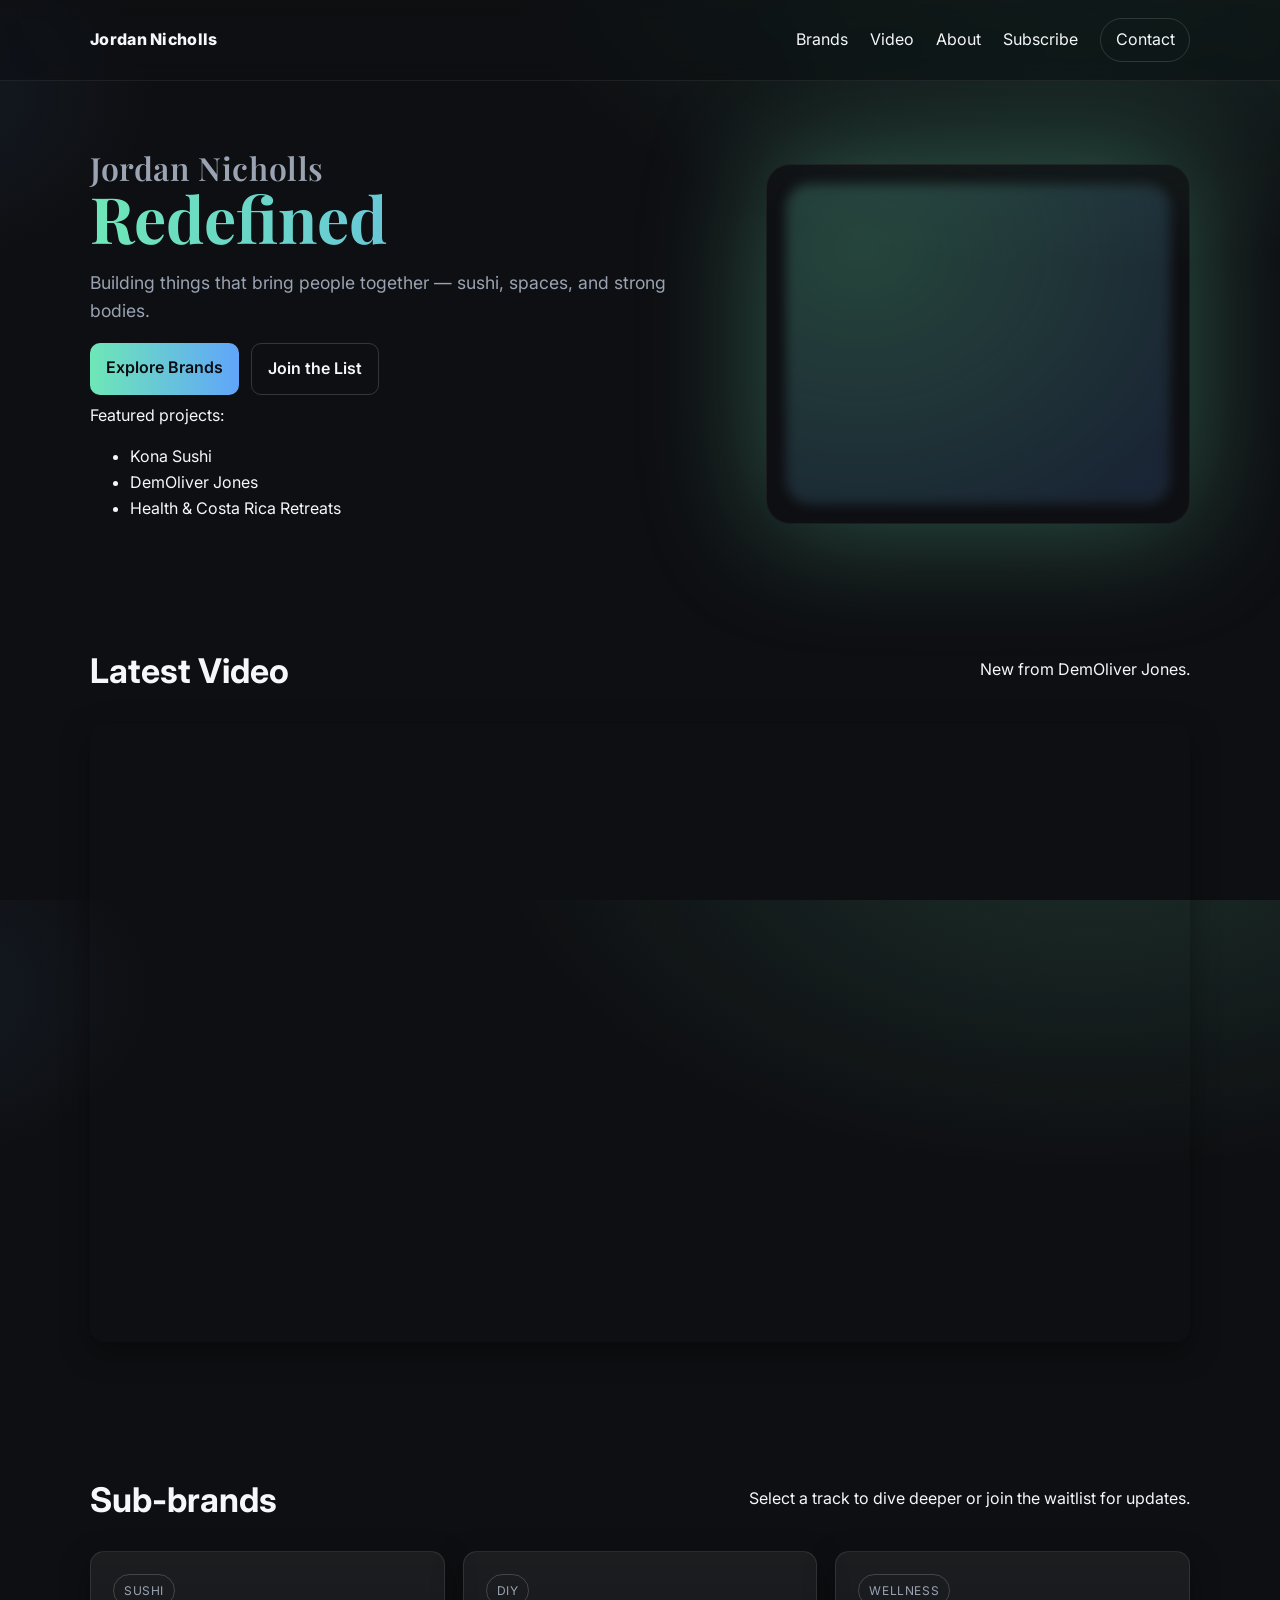
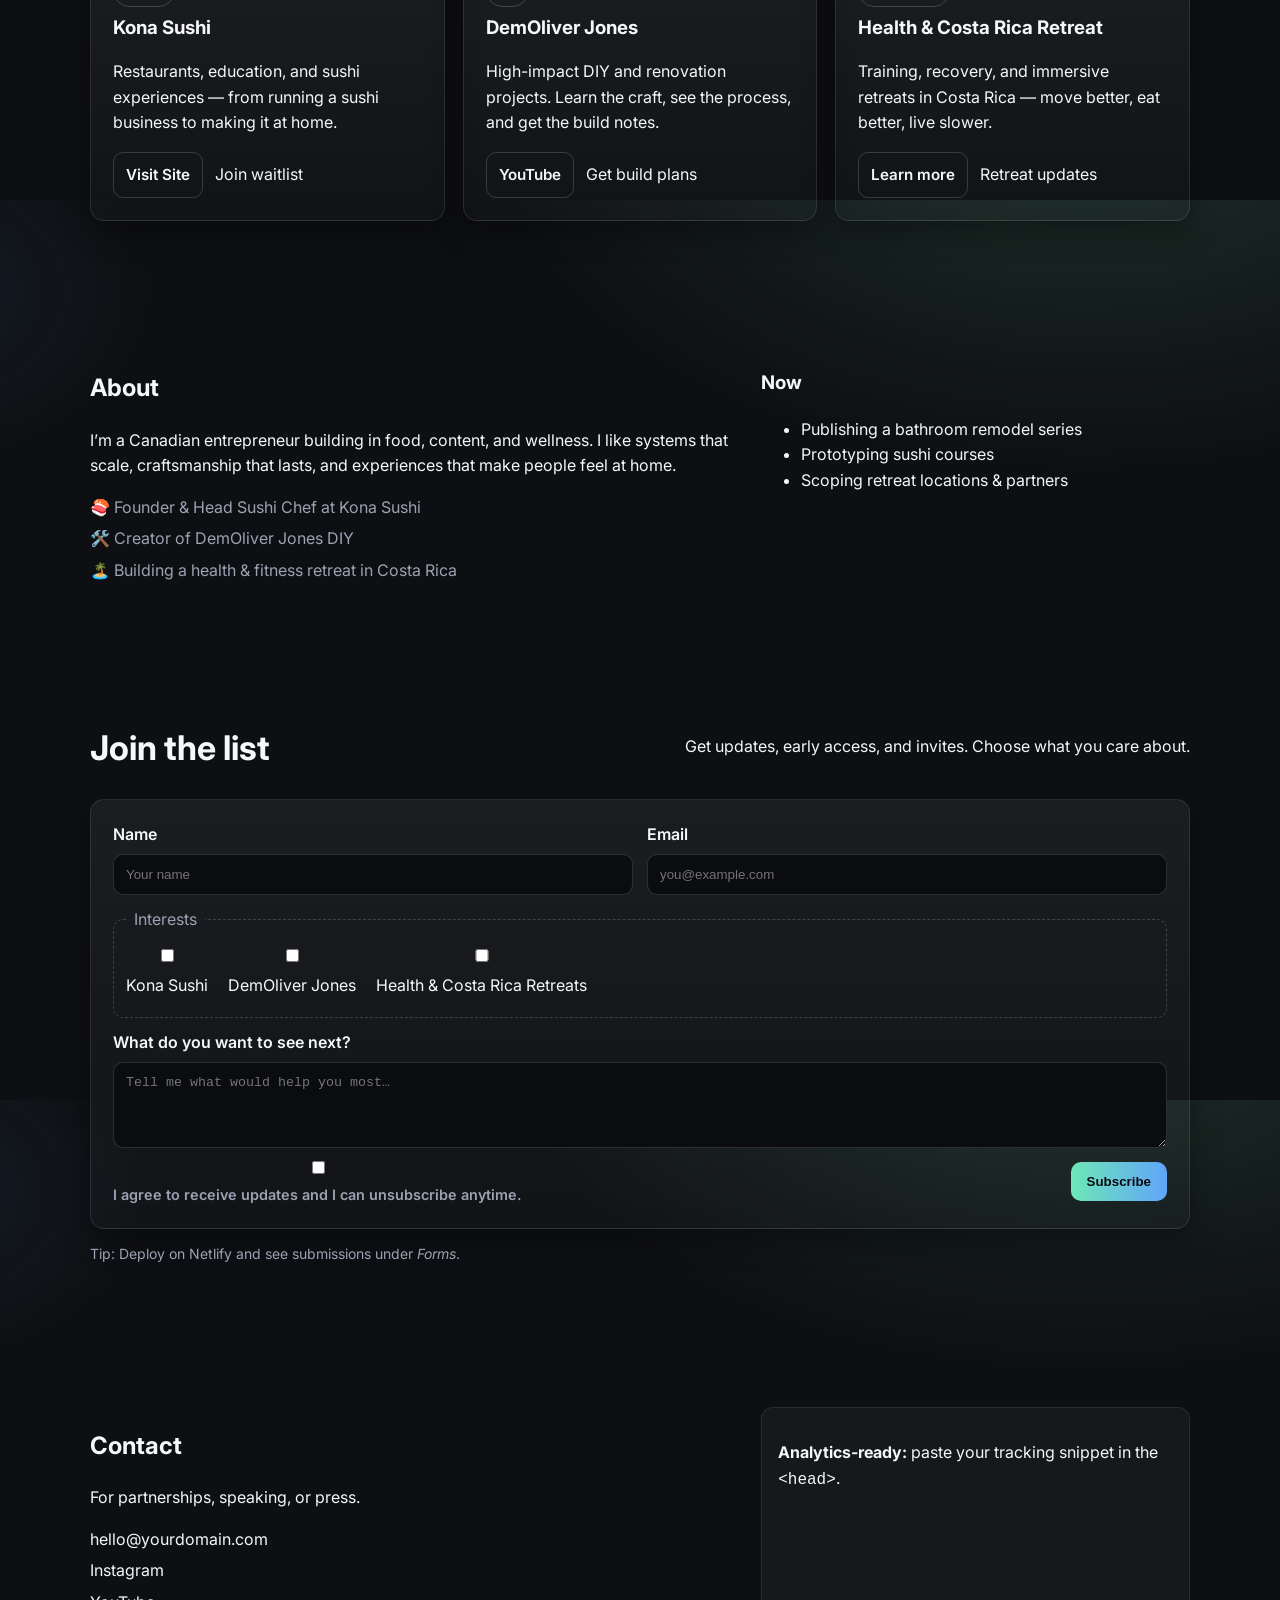
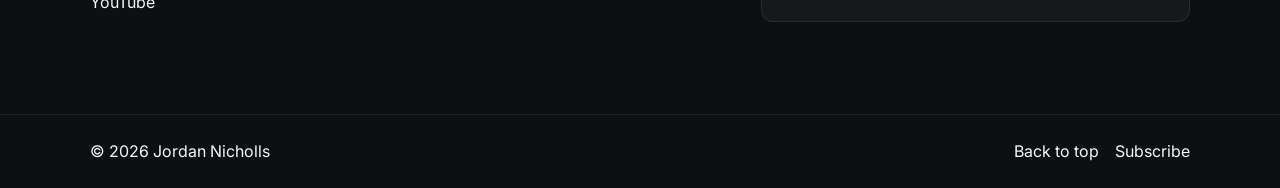
<file: jordan-personal-brand-repo/index.html>
<!DOCTYPE html>
<html lang="en">
<head>
  <meta charset="UTF-8" />
  <meta name="viewport" content="width=device-width, initial-scale=1" />
  <title>Jordan Nicholls — Redefined</title>
  <meta name="description" content="The personal hub for Jordan Nicholls — Sushi entrepreneur, DIY creator DemOliver Jones, and wellness & retreat builder.">
  <link rel="preconnect" href="https://fonts.googleapis.com">
  <link rel="preconnect" href="https://fonts.gstatic.com" crossorigin>
  <link href="https://fonts.googleapis.com/css2?family=Inter:wght@300;400;600;800&family=Playfair+Display:wght@600;700&display=swap" rel="stylesheet">
  <meta property="og:title" content="Jordan Nicholls — Redefined">
  <meta property="og:description" content="Explore my work: Kona Sushi, DemOliver Jones, and Health & Costa Rica Retreats. Join the list.">
  <meta property="og:type" content="website">
  <meta property="og:image" content="">
  <link rel="icon" href="data:;base64,iVBORw0KGgo=">
  <link rel="stylesheet" href="styles.css">
  <script>
    document.addEventListener('DOMContentLoaded', () => {
      document.querySelectorAll('a[href^="#"]').forEach(anchor => {
        anchor.addEventListener('click', function (e) {
          e.preventDefault();
          const target = document.querySelector(this.getAttribute('href'));
          if (target) target.scrollIntoView({ behavior: 'smooth', block: 'start' });
        });
      });
      const toggler = document.getElementById('nav-toggle');
      const menu = document.getElementById('nav-menu');
      if (toggler && menu) toggler.addEventListener('click', () => menu.classList.toggle('open'));
    });
  </script>
</head>
<body>
  <header class="site-header">
    <div class="container nav">
      <a class="brand" href="#top">Jordan Nicholls</a>
      <button id="nav-toggle" class="nav-toggle" aria-label="Toggle menu">
        <span></span><span></span><span></span>
      </button>
      <nav id="nav-menu" class="nav-menu">
        <a href="#brands">Brands</a>
        <a href="#featured-video">Video</a>
        <a href="#about">About</a>
        <a href="#subscribe">Subscribe</a>
        <a href="#contact" class="cta-link">Contact</a>
      </nav>
    </div>
  </header>

  <main id="top">
    <section class="hero container">
      <div class="hero-text">
        <h1><span class="pre">Jordan Nicholls</span><span class="accent">Redefined</span></h1>
        <p class="tagline">Building things that bring people together — sushi, spaces, and strong bodies.</p>
        <div class="hero-ctas">
          <a href="#brands" class="btn primary">Explore Brands</a>
          <a href="#subscribe" class="btn outline">Join the List</a>
        </div>
        <div class="trust">
          <span>Featured projects:</span>
          <ul>
            <li>Kona Sushi</li>
            <li>DemOliver Jones</li>
            <li>Health & Costa Rica Retreats</li>
          </ul>
        </div>
      </div>
      <div class="hero-art" aria-hidden="true">
        <div class="blob"></div>
        <div class="rings"></div>
      </div>
    </section>

    <section class="section container" id="featured-video">
      <header class="section-head">
        <h2>Latest Video</h2>
        <p>New from DemOliver Jones.</p>
      </header>
      <div class="video-wrap">
        <iframe
          src="https://www.youtube-nocookie.com/embed/8hfH8Hz0Hhw"
          title="YouTube video player"
          loading="lazy"
          frameborder="0"
          allow="accelerometer; autoplay; clipboard-write; encrypted-media; gyroscope; picture-in-picture; web-share"
          allowfullscreen></iframe>
      </div>
    </section>

    <section id="brands" class="section container">
      <header class="section-head">
        <h2>Sub-brands</h2>
        <p>Select a track to dive deeper or join the waitlist for updates.</p>
      </header>

      <div class="cards">
        <article class="card">
          <div class="badge">Sushi</div>
          <h3>Kona Sushi</h3>
          <p>Restaurants, education, and sushi experiences — from running a sushi business to making it at home.</p>
          <div class="actions">
<a href="https://konasushi.com" class="btn small" target="_blank" rel="noopener">Visit Site</a>
            <a href="#subscribe" class="link">Join waitlist</a>
          </div>
        </article>

        <article class="card">
          <div class="badge">DIY</div>
          <h3>DemOliver Jones</h3>
          <p>High-impact DIY and renovation projects. Learn the craft, see the process, and get the build notes.</p>
          <div class="actions">
            <a href="https://youtube.com/@demoliverjones" class="btn small" target="_blank" rel="noopener">YouTube</a>
            <a href="#subscribe" class="link">Get build plans</a>
          </div>
        </article>

        <article class="card">
          <div class="badge">Wellness</div>
          <h3>Health & Costa Rica Retreat</h3>
          <p>Training, recovery, and immersive retreats in Costa Rica — move better, eat better, live slower.</p>
          <div class="actions">
            <a href="#" class="btn small">Learn more</a>
            <a href="#subscribe" class="link">Retreat updates</a>
          </div>
        </article>
      </div>
    </section>

    <section id="about" class="section container split">
      <div>
        <h2>About</h2>
        <p>I’m a Canadian entrepreneur building in food, content, and wellness. I like systems that scale, craftsmanship that lasts, and experiences that make people feel at home.</p>
        <ul class="bullets">
          <li>🍣 Founder & Head Sushi Chef at Kona Sushi</li>
          <li>🛠️ Creator of DemOliver Jones DIY</li>
          <li>🏝️ Building a health & fitness retreat in Costa Rica</li>
        </ul>
      </div>
      <div class="about-card">
        <h3>Now</h3>
        <ul class="checklist">
          <li>Publishing a bathroom remodel series</li>
          <li>Prototyping sushi courses</li>
          <li>Scoping retreat locations & partners</li>
        </ul>
      </div>
    </section>

    <section id="subscribe" class="section container">
      <header class="section-head">
        <h2>Join the list</h2>
        <p>Get updates, early access, and invites. Choose what you care about.</p>
      </header>

      <form name="jordan-signup" method="POST" data-netlify="true" action="/thanks.html" class="form">
        <input type="hidden" name="form-name" value="jordan-signup" />
        <div class="grid">
          <label>
            <span>Name</span>
            <input type="text" name="name" placeholder="Your name" required>
          </label>
          <label>
            <span>Email</span>
            <input type="email" name="email" placeholder="you@example.com" required>
          </label>
        </div>

        <fieldset class="choices">
          <legend>Interests</legend>
          <label><input type="checkbox" name="interest" value="kona-sushi"> Kona Sushi</label>
          <label><input type="checkbox" name="interest" value="demoliver-jones"> DemOliver Jones</label>
          <label><input type="checkbox" name="interest" value="retreats"> Health & Costa Rica Retreats</label>
        </fieldset>

        <label class="full">
          <span>What do you want to see next?</span>
          <textarea name="message" rows="4" placeholder="Tell me what would help you most…"></textarea>
        </label>

        <div class="form-foot">
          <label class="consent">
            <input type="checkbox" name="consent" required>
            I agree to receive updates and I can unsubscribe anytime.
          </label>
          <button type="submit" class="btn primary">Subscribe</button>
        </div>
      </form>
      <p class="muted small">Tip: Deploy on Netlify and see submissions under <em>Forms</em>.</p>
    </section>

    <section id="contact" class="section container split contact">
      <div>
        <h2>Contact</h2>
        <p>For partnerships, speaking, or press.</p>
        <ul class="contact-list">
          <li><a href="mailto:Jordanjamesnicholls@gmail.com">hello@yourdomain.com</a></li>
          <li><a href="https://instagram.com/" target="_blank" rel="noopener">Instagram</a></li>
          <li><a href="https://youtube.com/@demoliverjones" target="_blank" rel="noopener">YouTube</a></li>
        </ul>
      </div>
      <div class="note">
        <p><strong>Analytics-ready:</strong> paste your tracking snippet in the <code>&lt;head&gt;</code>.</p>
      </div>
    </section>
  </main>

  <footer class="site-footer">
    <div class="container footer-inner">
      <span>© <span id="y"></span> Jordan Nicholls</span>
      <nav class="footer-nav">
        <a href="#top">Back to top</a>
        <a href="#subscribe">Subscribe</a>
      </nav>
    </div>
  </footer>

  <script>
    document.getElementById('y').textContent = new Date().getFullYear();
  </script>
</body>
</html>
</file>
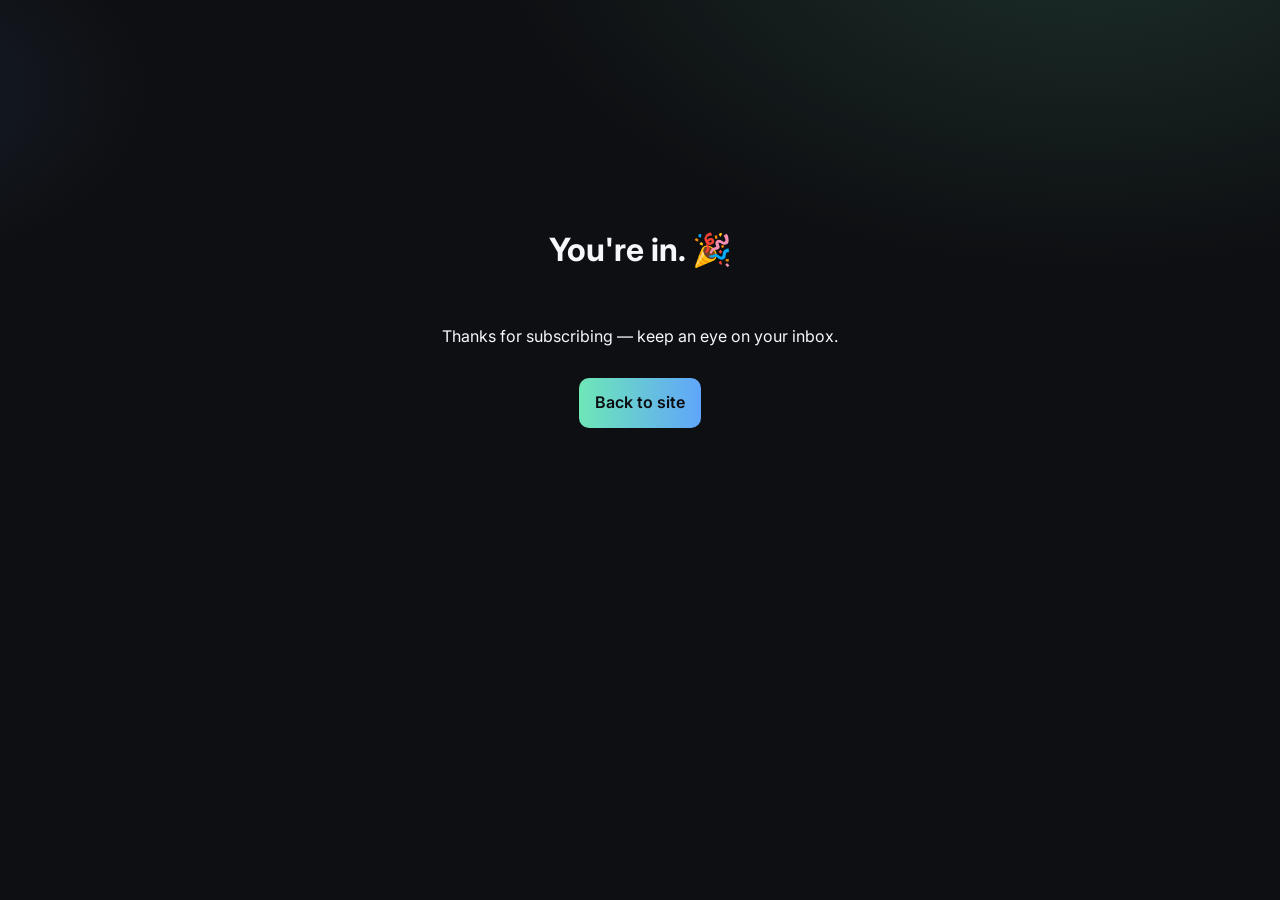
<file: jordan-personal-brand-repo/thanks.html>
<!DOCTYPE html>
<html lang="en">
<head>
  <meta charset="UTF-8" />
  <meta name="viewport" content="width=device-width, initial-scale=1" />
  <title>Thanks — Jordan Nicholls</title>
  <link rel="preconnect" href="https://fonts.googleapis.com">
  <link rel="preconnect" href="https://fonts.gstatic.com" crossorigin>
  <link href="https://fonts.googleapis.com/css2?family=Inter:wght@300;400;600;800&display=swap" rel="stylesheet">
  <link rel="stylesheet" href="styles.css">
</head>
<body class="thanks">
  <main class="container thanks-wrap">
    <h1>You're in. 🎉</h1>
    <p>Thanks for subscribing — keep an eye on your inbox.</p>
    <a class="btn primary" href="/">Back to site</a>
  </main>
</body>
</html>
</file>
<file: jordan-personal-brand-repo/styles.css>
/* -------- Base -------- */
:root{
  --bg:#0e0f12;
  --card:#14161b;
  --muted:#9aa3b2;
  --text:#f5f7fb;
  --brand:#6ee7b7;
  --brand-2:#60a5fa;
  --ring: rgba(110,231,183,.35);
  --radius:14px;
  --shadow:0 10px 30px rgba(0,0,0,.35);
}
*{box-sizing:border-box}
html,body{height:100%}
body{
  margin:0;
  background: radial-gradient(1000px 600px at 85% -10%, rgba(110,231,183,.15), transparent 60%),
              radial-gradient(700px 450px at -10% 10%, rgba(96,165,250,.10), transparent 40%),
              var(--bg);
  color:var(--text);
  font: 16px/1.6 'Inter', system-ui, -apple-system, Segoe UI, Roboto, sans-serif;
  -webkit-font-smoothing: antialiased;
  -moz-osx-font-smoothing: grayscale;
}
.container{width:min(1100px, 92%); margin-inline:auto}
a{color:var(--text); text-decoration:none}
a:hover{opacity:.9}
small, .small{font-size:.875rem}
.muted{color:var(--muted)}

/* -------- Header / Nav -------- */
.site-header{
  position:sticky; top:0; z-index:10;
  backdrop-filter:saturate(180%) blur(10px);
  background:rgba(14,15,18,.6);
  border-bottom:1px solid rgba(255,255,255,.07);
}
.nav{display:flex; align-items:center; justify-content:space-between; padding:18px 0}
.brand{font-weight:800; letter-spacing:.3px}
.nav-menu{display:flex; gap:22px; align-items:center}
.cta-link{padding:.5rem .9rem; border:1px solid rgba(255,255,255,.14); border-radius:999px}
.nav-toggle{display:none; background:none; border:0; cursor:pointer}
.nav-toggle span{display:block; width:24px; height:2px; background:var(--text); margin:5px 0}

/* Mobile menu */
@media (max-width: 820px){
  .nav-toggle{display:block}
  .nav-menu{position:absolute; right:4%; top:64px; background:var(--card); border:1px solid rgba(255,255,255,.08); padding:14px; border-radius:12px; display:none; flex-direction:column; gap:12px; box-shadow:var(--shadow)}
  .nav-menu.open{display:flex}
}

/* -------- Hero -------- */
.hero{display:grid; grid-template-columns: 1.2fr .8fr; gap:40px; align-items:center; padding:70px 0 40px}
.hero h1{font-family:'Playfair Display', serif; font-weight:700; font-size: clamp(38px, 5vw, 64px); line-height:1.05; margin:0 0 10px}
.hero h1 .pre{display:block; font-family:inherit; font-weight:600; color:var(--muted); font-size:.5em; letter-spacing:.6px}
.hero h1 .accent{display:block; background: linear-gradient(90deg, var(--brand), var(--brand-2)); -webkit-background-clip:text; background-clip:text; color:transparent}
.tagline{color:var(--muted); font-size:1.1rem}
.hero-ctas{display:flex; gap:12px; margin:18px 0 8px}
.hero-art{position:relative; height:360px}
.blob{position:absolute; inset:20px; background: radial-gradient(100% 100% at 20% 20%, rgba(110,231,183,.25), rgba(96,165,250,.15)); border-radius:24px; filter:blur(6px);}
.rings{position:absolute; inset:0; border-radius:24px; box-shadow: inset 0 0 0 1px rgba(255,255,255,.06), 0 0 120px var(--ring); animation: pulse 5s ease-in-out infinite}
@keyframes pulse { 50% { box-shadow: inset 0 0 0 1px rgba(255,255,255,.04), 0 0 180px var(--ring);} }

@media (max-width: 980px){
  .hero{grid-template-columns: 1fr; padding-top:40px}
  .hero-art{order:-1; height:220px}
}

/* -------- Sections -------- */
.section{padding:64px 0}
.section-head{display:flex; align-items:end; justify-content:space-between; gap:24px; margin-bottom:24px}
.section-head h2{margin:0; font-size:clamp(26px, 3.2vw, 34px)}
.split{display:grid; grid-template-columns: 1.2fr .8fr; gap:28px}
@media (max-width: 900px){ .split{grid-template-columns:1fr} }

.bullets{list-style:none; padding:0; margin:14px 0 0}
.bullets li{margin:6px 0; color:var(--muted)}

/* -------- Cards -------- */
.cards{display:grid; grid-template-columns: repeat(3, 1fr); gap:18px}
@media (max-width: 980px){ .cards{grid-template-columns:1fr} }
.card{
  background:linear-gradient(180deg, rgba(255,255,255,.06), rgba(255,255,255,.02));
  border:1px solid rgba(255,255,255,.10);
  border-radius:var(--radius);
  padding:22px;
  box-shadow:var(--shadow);
}
.card h3{margin:6px 0 8px}
.badge{display:inline-block; font-size:.75rem; letter-spacing:.6px; text-transform:uppercase; padding:6px 10px; border:1px solid rgba(255,255,255,.18); border-radius:999px; color:var(--muted)}
.actions{display:flex; gap:12px; align-items:center; margin-top:10px}

/* -------- Form -------- */
.form{background:linear-gradient(180deg, rgba(255,255,255,.06), rgba(255,255,255,.02)); border:1px solid rgba(255,255,255,.10); border-radius:var(--radius); padding:22px; box-shadow:var(--shadow)}
.form .grid{display:grid; grid-template-columns: 1fr 1fr; gap:14px}
.form label{display:flex; flex-direction:column; gap:6px; font-weight:600}
.form input, .form textarea{
  border:1px solid rgba(255,255,255,.14);
  background:#0b0c10; color:var(--text);
  padding:12px 12px; border-radius:10px; outline:none;
}
.form input:focus, .form textarea:focus{border-color: var(--brand)}
.choices{border:1px dashed rgba(255,255,255,.18); border-radius:10px; padding:12px; margin:12px 0}
.choices legend{padding:0 8px; color:var(--muted)}
.choices label{font-weight:400; display:inline-flex; gap:8px; margin-right:16px; margin-bottom:6px}
.form .full{grid-column:1 / -1}
.form-foot{display:flex; align-items:center; justify-content:space-between; gap:14px; flex-wrap:wrap; margin-top:10px}
.consent{color:var(--muted); font-size:.9rem; display:flex; align-items:center; gap:8px}

@media (max-width: 720px){ .form .grid{grid-template-columns:1fr} }

/* -------- Contact -------- */
.contact-list{list-style:none; padding:0; margin:0}
.contact-list li{margin:6px 0}
.note{background:rgba(255,255,255,.04); border:1px solid rgba(255,255,255,.08); border-radius:12px; padding:16px}

/* -------- Buttons -------- */
.btn{display:inline-block; padding:12px 16px; border-radius:10px; border:1px solid rgba(255,255,255,.16); font-weight:600}
.btn.small{padding:10px 12px; font-size:.95rem}
.btn.primary{background:linear-gradient(90deg, var(--brand), var(--brand-2)); color:#0b0c10; border:none}
.btn.outline{background:transparent}

/* -------- Footer -------- */
.site-footer{border-top:1px solid rgba(255,255,255,.07); padding:24px 0; margin-top:28px}
.footer-inner{display:flex; align-items:center; justify-content:space-between}
.footer-nav{display:flex; gap:16px}

/* -------- Video -------- */
.video-wrap{ position: relative; padding-bottom: 56.25%; height: 0; overflow: hidden; border-radius: 14px; box-shadow: var(--shadow); }
.video-wrap iframe{ position: absolute; top: 0; left: 0; width: 100%; height: 100%; }

/* -------- Thanks page -------- */
.thanks-wrap{display:flex; height:70vh; align-items:center; justify-content:center; flex-direction:column; gap:12px; text-align:center}
</file>
